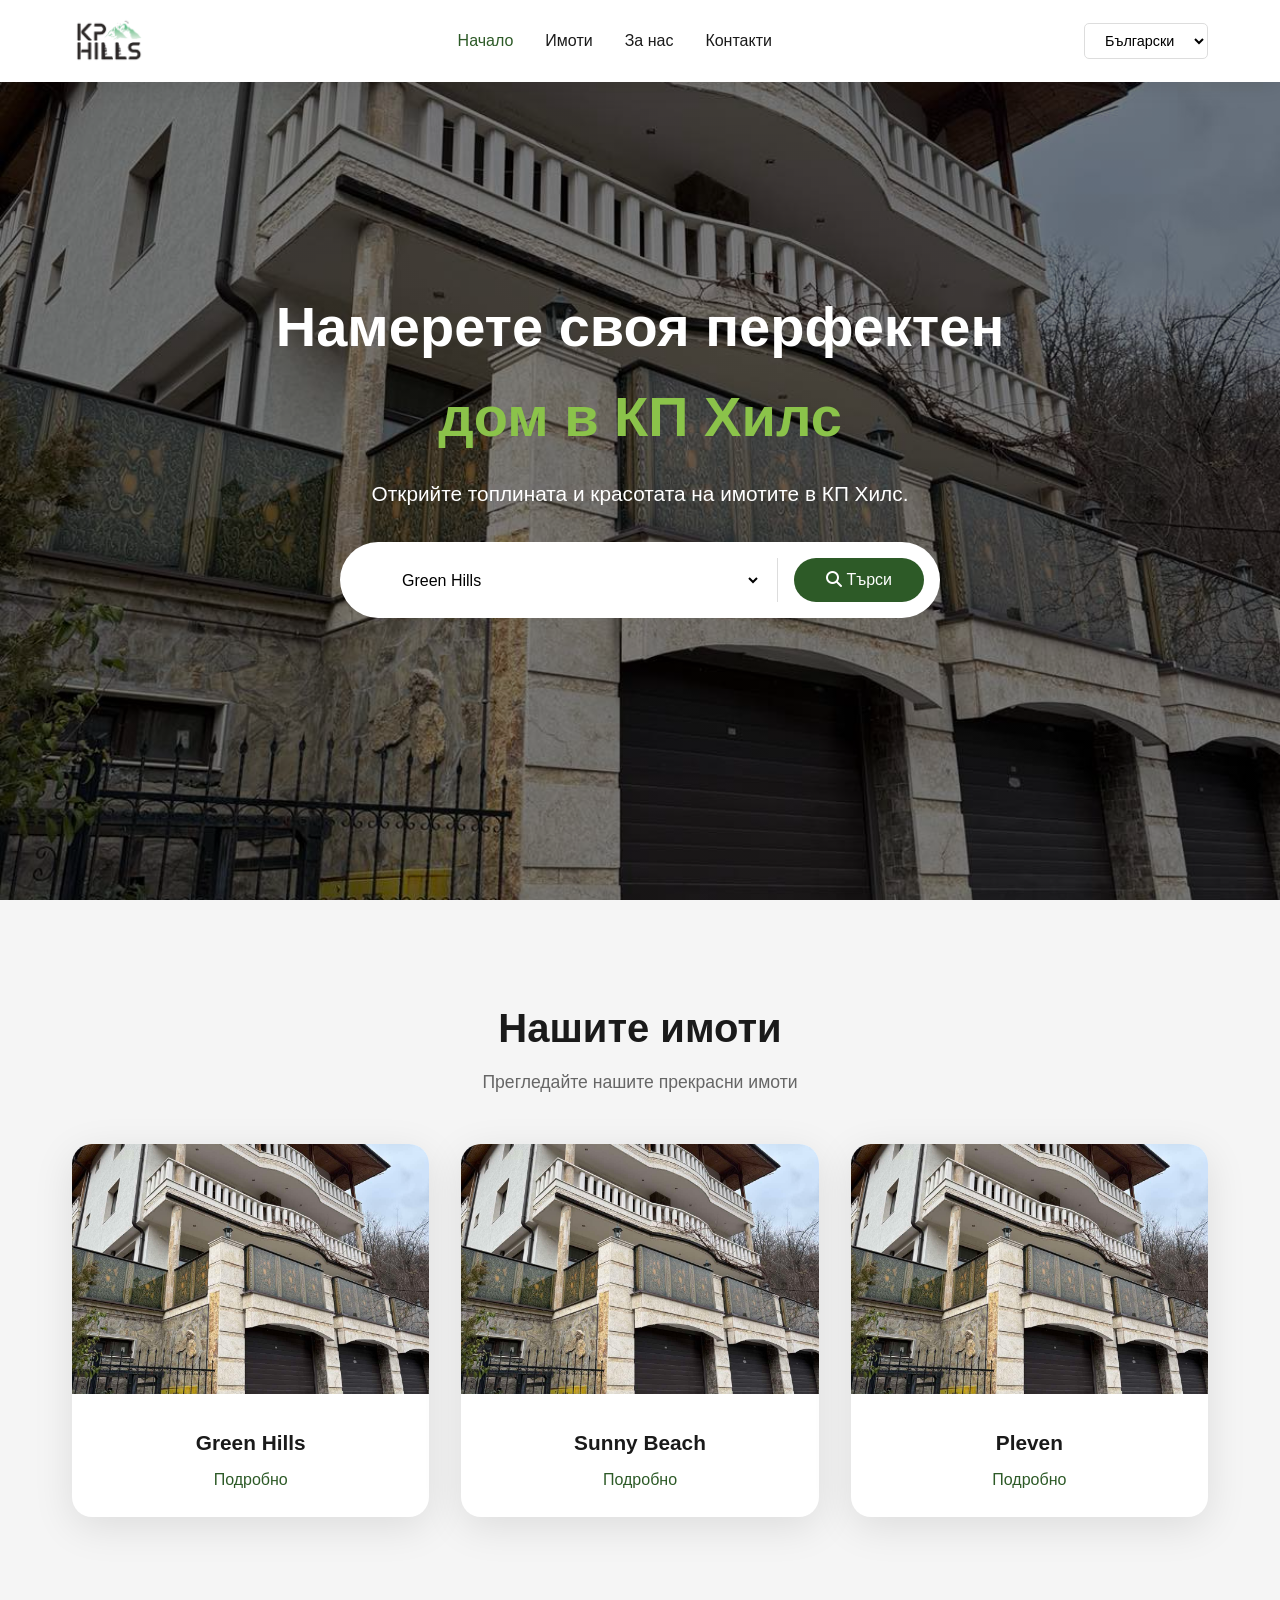
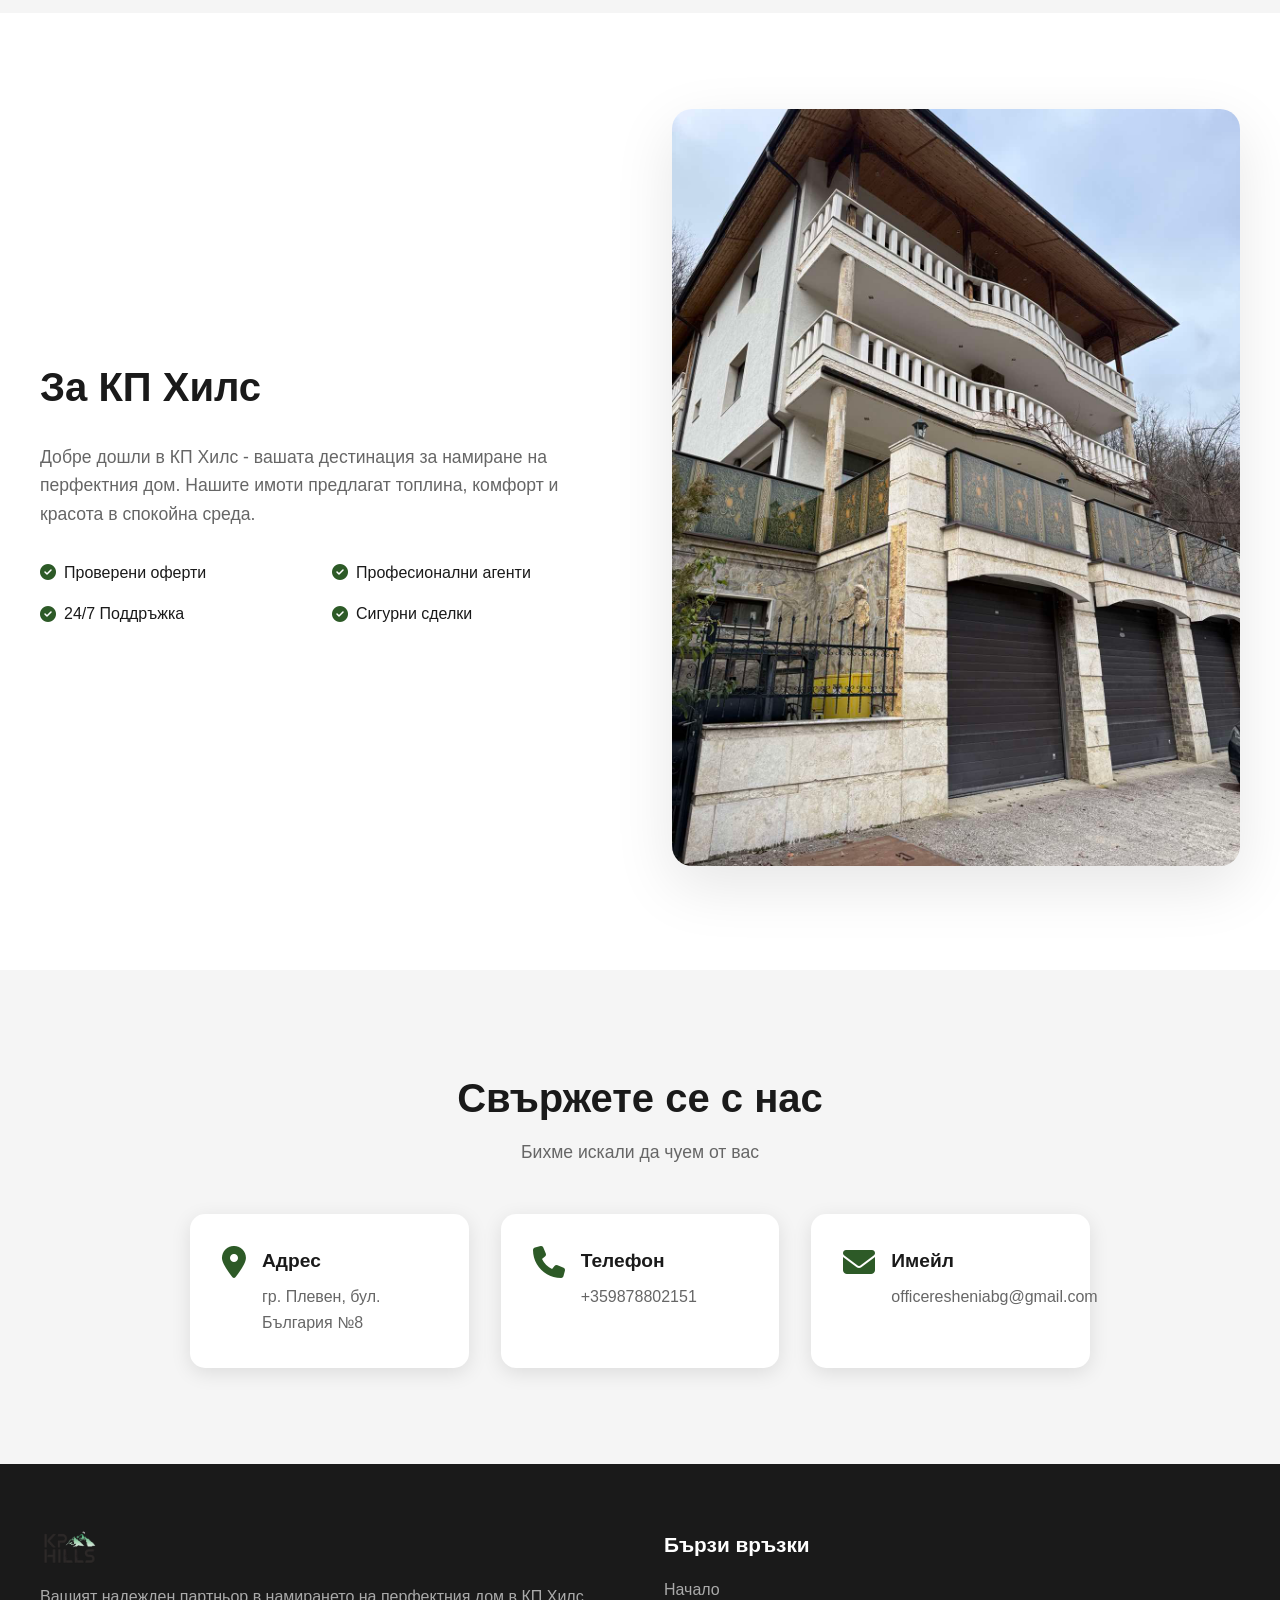
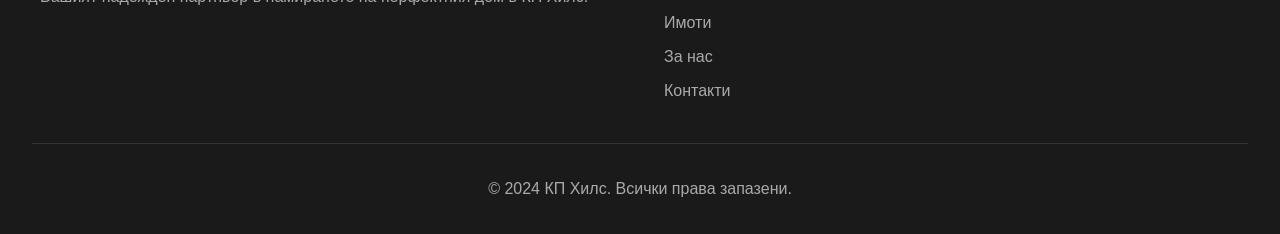
<file: index.html>
<!DOCTYPE html>
<html lang="bg">
<head>
    <meta charset="UTF-8">
    <meta name="viewport" content="width=device-width, initial-scale=1.0">
    <title>КП Хилс</title>
    <link rel="stylesheet" href="styles.css">
    <link rel="stylesheet" href="https://cdnjs.cloudflare.com/ajax/libs/font-awesome/6.4.0/css/all.min.css">
    <link rel="icon" type="image/png" href="KPHILLSLOGO.png">
</head>
<body>
    <nav class="navbar">
        <div class="nav-container">
            <div class="logo">
                <img src="KPHILLSLOGO.png" alt="КП Хилс" class="logo-img">
            </div>
            <ul class="nav-links">
                <li><a href="#nachalo" class="active">Начало</a></li>
                <li><a href="#imoti">Имоти</a></li>
                <li><a href="#za-nas">За нас</a></li>
                <li><a href="#kontakti">Контакти</a></li>
            </ul>
            <div class="nav-right">
                <div class="language-selector">
                    <select id="languageSelect" onchange="smeniEzik(this.value)">
                        <option value="bg">Български</option>
                        <option value="en">English</option>
                    </select>
                </div>
                <div class="hamburger">
                    <i class="fa-solid fa-bars"></i>
                </div>
            </div>
        </div>
    </nav>

    <section id="nachalo" class="hero">
        <div class="hero-content">
            <h1>Намерете своя перфектен <span class="highlight">дом в КП Хилс</span></h1>
            <p>Открийте топлината и красотата на имотите в КП Хилс.</p>
            <div class="search-box">
                <div class="search-field">
                    <i class="fa-solid fa-house"></i>
                    <select id="lokaciq">
                        <option value="Green Hills">Green Hills</option>
                        <option value="Sunny Beach">Sunny Beach</option>
                        <option value="Pleven">Pleven</option>
                    </select>
                </div>
                <button class="search-btn" onclick="tirseneImoti()">
                    <i class="fa-solid fa-magnifying-glass"></i> Търси
                </button>
            </div>
        </div>
    </section>

    <section id="imoti" class="houses-section">
        <div class="section-header">
            <h2>Нашите имоти</h2>
            <p>Прегледайте нашите прекрасни имоти</p>
        </div>
        <div class="houses-grid">
            <div class="house-card" onclick="otvoriKushta('Green Hills')">
                <img src="images/BeliOsymFront.jpg" alt="Green Hills">
                <div class="house-card-info">
                    <h3>Green Hills</h3>
                    <p>Подробно</p>
                </div>
            </div>
            <div class="house-card" onclick="otvoriKushta('Sunny Beach')">
                <img src="images/BeliOsymFront.jpg" alt="Sunny Beach">
                <div class="house-card-info">
                    <h3>Sunny Beach</h3>
                    <p>Подробно</p>
                </div>
            </div>
            <div class="house-card" onclick="otvoriKushta('Pleven')">
                <img src="images/BeliOsymFront.jpg" alt="Pleven">
                <div class="house-card-info">
                    <h3>Pleven</h3>
                    <p>Подробно</p>
                </div>
            </div>
        </div>
    </section>

    <section id="za-nas" class="about-section">
        <div class="about-content">
            <div class="about-text">
                <h2>За КП Хилс</h2>
                <p>Добре дошли в КП Хилс - вашата дестинация за намиране на перфектния дом. Нашите имоти предлагат топлина, комфорт и красота в спокойна среда.</p>
                <div class="about-features">
                    <div class="feature">
                        <i class="fa-solid fa-check-circle"></i>
                        <span>Проверени оферти</span>
                    </div>
                    <div class="feature">
                        <i class="fa-solid fa-check-circle"></i>
                        <span>Професионални агенти</span>
                    </div>
                    <div class="feature">
                        <i class="fa-solid fa-check-circle"></i>
                        <span>24/7 Поддръжка</span>
                    </div>
                    <div class="feature">
                        <i class="fa-solid fa-check-circle"></i>
                        <span>Сигурни сделки</span>
                    </div>
                </div>
            </div>
            <div class="about-image">
                <img src="images/BeliOsymFront.jpg" alt="КП Хилс">
            </div>
        </div>
    </section>

    <section id="kontakti" class="contact-section">
        <div class="section-header">
            <h2>Свържете се с нас</h2>
            <p>Бихме искали да чуем от вас</p>
        </div>
        <div class="contact-container">
            <div class="contact-info">
                <div class="info-item">
                    <i class="fa-solid fa-location-dot"></i>
                    <div>
                        <h4>Адрес</h4>
                        <p>гр. Плевен, бул. България №8</p>
                    </div>
                </div>
                <div class="info-item">
                    <i class="fa-solid fa-phone"></i>
                    <div>
                        <h4>Телефон</h4>
                        <p>+359878802151</p>
                    </div>
                </div>
                <div class="info-item">
                    <i class="fa-solid fa-envelope"></i>
                    <div>
                        <h4>Имейл</h4>
                        <p>officeresheniabg@gmail.com</p>
                    </div>
                </div>
            </div>
        </div>
    </section>

    <footer class="footer">
        <div class="footer-content">
            <div class="footer-section">
                <div class="logo">
                    <img src="KPHILLSLOGO.png" alt="КП Хилс" class="logo-img-small">
                </div>
                <p>Вашият надежден партньор в намирането на перфектния дом в КП Хилс.</p>
            </div>
            <div class="footer-section">
                <h4>Бързи връзки</h4>
                <ul>
                    <li><a href="#nachalo">Начало</a></li>
                    <li><a href="#imoti">Имоти</a></li>
                    <li><a href="#za-nas">За нас</a></li>
                    <li><a href="#kontakti">Контакти</a></li>
                </ul>
            </div>
            
        </div>
        <div class="footer-bottom">
            <p>&copy; 2024 КП Хилс. Всички права запазени.</p>
        </div>
    </footer>

    <div id="toastContainer"></div>
    <script src="script.js"></script>
</body>
</html>
</file>
<file: styles.css>
:root {
    --primary: #2d5a27;
    --primary-dark: #1e3d1a;
    --secondary: #4a7c43;
    --accent: #8bc34a;
    --light: #f5f5f5;
    --white: #ffffff;
    --dark: #1a1a1a;
    --gray: #666666;
    --shadow: rgba(0, 0, 0, 0.1);
    --transition: all 0.3s ease;}

* {
    margin: 0;
    padding: 0;
    box-sizing: border-box;
    font-family: 'Segoe UI', Tahoma, Geneva, Verdana, sans-serif;
}

html {
    scroll-behavior: smooth;
}

body {
    background: var(--light);
    color: var(--dark);
    line-height: 1.6;
}

.navbar {
    position: fixed;
    top: 0;
    left: 0;
    right: 0;
    background: var(--white);
    box-shadow: 0 2px 20px var(--shadow);
    z-index: 1000;
    padding: 1rem 0;
}

.nav-container {
    max-width: 1200px;
    margin: 0 auto;
    display: flex;

    justify-content: space-between;
    align-items: center;
    padding: 0 2rem;}

.logo {
    display: flex;
    align-items: center;
}

.logo-img {
    height: 50px;
    width: auto;
}

.logo-img-small {
    height: 40px;
    width: auto;
    margin-bottom: 1rem;
}

.nav-right {
    display: flex;
    align-items: center;
    gap: 1rem;
}

.language-selector select {
    padding: 0.5rem 1rem;
    border: 1px solid #ddd;
    border-radius: 5px;
    background: var(--white);
    font-size: 0.9rem;
    cursor: pointer;
    outline: none;}

.language-selector select:hover {
    border-color: var(--primary);
}

.nav-links {
    display: flex;
    list-style: none;
    gap: 2rem;
}

.nav-links a {
    text-decoration: none;
    color: var(--dark);
    font-weight: 500;
    transition: var(--transition);
}

.nav-links a:hover,.nav-links a.active {
    color: var(--primary);}

.hamburger {
    display: none;
    font-size: 1.5rem;
    cursor: pointer;
}

.hero {
    min-height: 100vh;
    background: linear-gradient(rgba(0,0,0,0.5), rgba(0,0,0,0.5)), url('images/BeliOsymFront.jpg');
    background-size: cover;
    background-position: center;
    display: flex;
    align-items: center;
    justify-content: center;
    text-align: center;
    padding: 2rem;
}

.hero-content {
    max-width: 800px;
    color: var(--white);
}

.hero h1 {
    font-size: 3.5rem;
    margin-bottom: 1rem;
}

.hero .highlight {
    color: var(--accent);
}

.hero p {
    font-size: 1.3rem;
    margin-bottom: 2rem;}

.search-box {
    display: flex;
    gap: 1rem;
    background: var(--white);
    padding: 1rem;
    border-radius: 50px;
    max-width: 600px;
    margin: 0 auto;
}

.search-field {
    flex: 1;
    display: flex;
    align-items: center;
    gap: 0.5rem;
    padding: 0 1rem;
    border-right: 1px solid #ddd;
}

.search-field select {
    border: none;
    outline: none;
    flex: 1;
    font-size: 1rem;
    background: transparent;
}

.search-btn {
    background: var(--primary);
    color: var(--white);
    border: none;
    padding: 0.8rem 2rem;
    border-radius: 30px;
    font-size: 1rem;
    cursor: pointer;
    transition: var(--transition);
}

.search-btn:hover {
    background: var(--primary-dark);
}

.section-header {
    text-align: center;
    margin-bottom: 3rem;
}

.section-header h2 {
    font-size: 2.5rem;
    color: var(--dark);
    margin-bottom: 0.5rem;
}

.section-header p {
    color: var(--gray);
    font-size: 1.1rem;
}

.houses-section {
    padding: 6rem 2rem;
    background: var(--light);
}

.houses-grid {
    max-width: 1200px;
    margin: 0 auto;
    display: grid;
    grid-template-columns: repeat(auto-fit, minmax(300px, 1fr));
    gap: 2rem;
    padding: 0 2rem;
}

.house-card {
    background: var(--white);
    border-radius: 20px;
    overflow: hidden;
    box-shadow: 0 10px 40px var(--shadow);
    cursor: pointer;
    transition: var(--transition);
}

.house-card:hover {
    transform: translateY(-10px);
    box-shadow: 0 20px 60px rgba(0, 0, 0, 0.2);
}

.house-card img {
    width: 100%;
    height: 250px;
    object-fit: cover;
}

.house-card-info {
    padding: 1.5rem;
    text-align: center;
}

.house-card-info h3 {
    font-size: 1.3rem;
    margin-bottom: 0.5rem;
    color: var(--dark);
}

.house-card-info p {
    color: var(--primary);
    font-weight: 500;
}

.about-section {
    padding: 6rem 2rem;
    background: var(--white);
}

.about-content {
    max-width: 1200px;
    margin: 0 auto;
    display: grid;
    grid-template-columns: 1fr 1fr;
    gap: 4rem;
    align-items: center;
}

.about-text h2 {
    font-size: 2.5rem;
    margin-bottom: 1.5rem;
    color: var(--dark);
}

.about-text p {
    color: var(--gray);
    margin-bottom: 2rem;
    font-size: 1.1rem;
}

.about-features {
    display: grid;
    grid-template-columns: 1fr 1fr;
    gap: 1rem;
}

.feature {
    display: flex;
    align-items: center;
    gap: 0.5rem;
}

.feature i {
    color: var(--primary);
}

.about-image img {
    width: 100%;
    border-radius: 20px;
    box-shadow: 0 20px 60px var(--shadow);
}

.contact-section {
    padding: 6rem 2rem;
    background: var(--light);
}

.contact-container {
    max-width: 1200px;
    margin: 0 auto;
}

.contact-info {
    display: grid;
    grid-template-columns: repeat(auto-fit, minmax(250px, 1fr));
    gap: 2rem;
    max-width: 900px;
    margin: 0 auto;
}

.info-item {
    display: flex;
    gap: 1rem;
    background: var(--white);
    padding: 2rem;
    border-radius: 15px;
    box-shadow: 0 5px 20px var(--shadow);
}

.info-item i {
    font-size: 2rem;
    color: var(--primary);
}

.info-item h4 {
    font-size: 1.2rem;
    margin-bottom: 0.5rem;
}

.info-item p {
    color: var(--gray);
}

.footer {
    background: var(--dark);
    color: var(--white);
    padding: 4rem 2rem 2rem;
}

.footer-content {
    max-width: 1200px;
    margin: 0 auto;
    display: grid;
    grid-template-columns: repeat(auto-fit, minmax(250px, 1fr));
    gap: 3rem;
}

.footer-section h4 {
    font-size: 1.3rem;
    margin-bottom: 1rem;
}

.footer-section p {
    color: #aaa;
    margin-bottom: 1rem;
}

.footer-section ul {
    list-style: none;
}

.footer-section ul li {
    margin-bottom: 0.5rem;
}

.footer-section ul li a {
    color: #aaa;
    text-decoration: none;
    transition: var(--transition);
}

.footer-section ul li a:hover {
    color: var(--white);
}

.newsletter-form {
    display: flex;
    gap: 0.5rem;
}

.newsletter-form input {
    flex: 1;
    padding: 0.8rem;
    border: none;
    border-radius: 5px;
    outline: none;
    min-width: 250px;
}

.newsletter-form button {
    background: var(--primary);
    color: var(--white);
    border: none;
    padding: 0.8rem 1.2rem;
    border-radius: 5px;
    cursor: pointer;
    transition: var(--transition);
}

.newsletter-form button:hover {
    background: var(--primary-dark);
}

.footer-bottom {
    text-align: center;
    padding-top: 2rem;
    margin-top: 2rem;
    border-top: 1px solid #333;
    color: #aaa;
}

@media (max-width: 768px) {
    .nav-links {
        display: none;
    }
    
    .hamburger {
        display: block;
    }
    
    .hero h1 {
        font-size: 2rem;
    }
    
    .search-box {
        flex-direction: column;
        border-radius: 20px;
    }
    
    .search-field {
        border-right: none;
        border-bottom: 1px solid #ddd;
        padding: 0.5rem 0;
    }
    
    .about-content {
        grid-template-columns: 1fr;
    }
}

.toast {
    position: fixed;
    bottom: 20px;
    right: 20px;
    background: var(--white);
    padding: 1rem 2rem;
    border-radius: 10px;
    box-shadow: 0 10px 40px var(--shadow);
    display: flex;
    align-items: center;
    gap: 0.5rem;
    transform: translateX(400px);
    transition: var(--transition);
    z-index: 9999;
}

.toast.show {
    transform: translateX(0);
}

.toast-success {
    border-left: 4px solid #4caf50;
}

.toast-success i {
    color: #4caf50;
}

.toast-info {
    border-left: 4px solid #2196f3;
}

.toast-info i {
    color: #2196f3;
}
</file>
